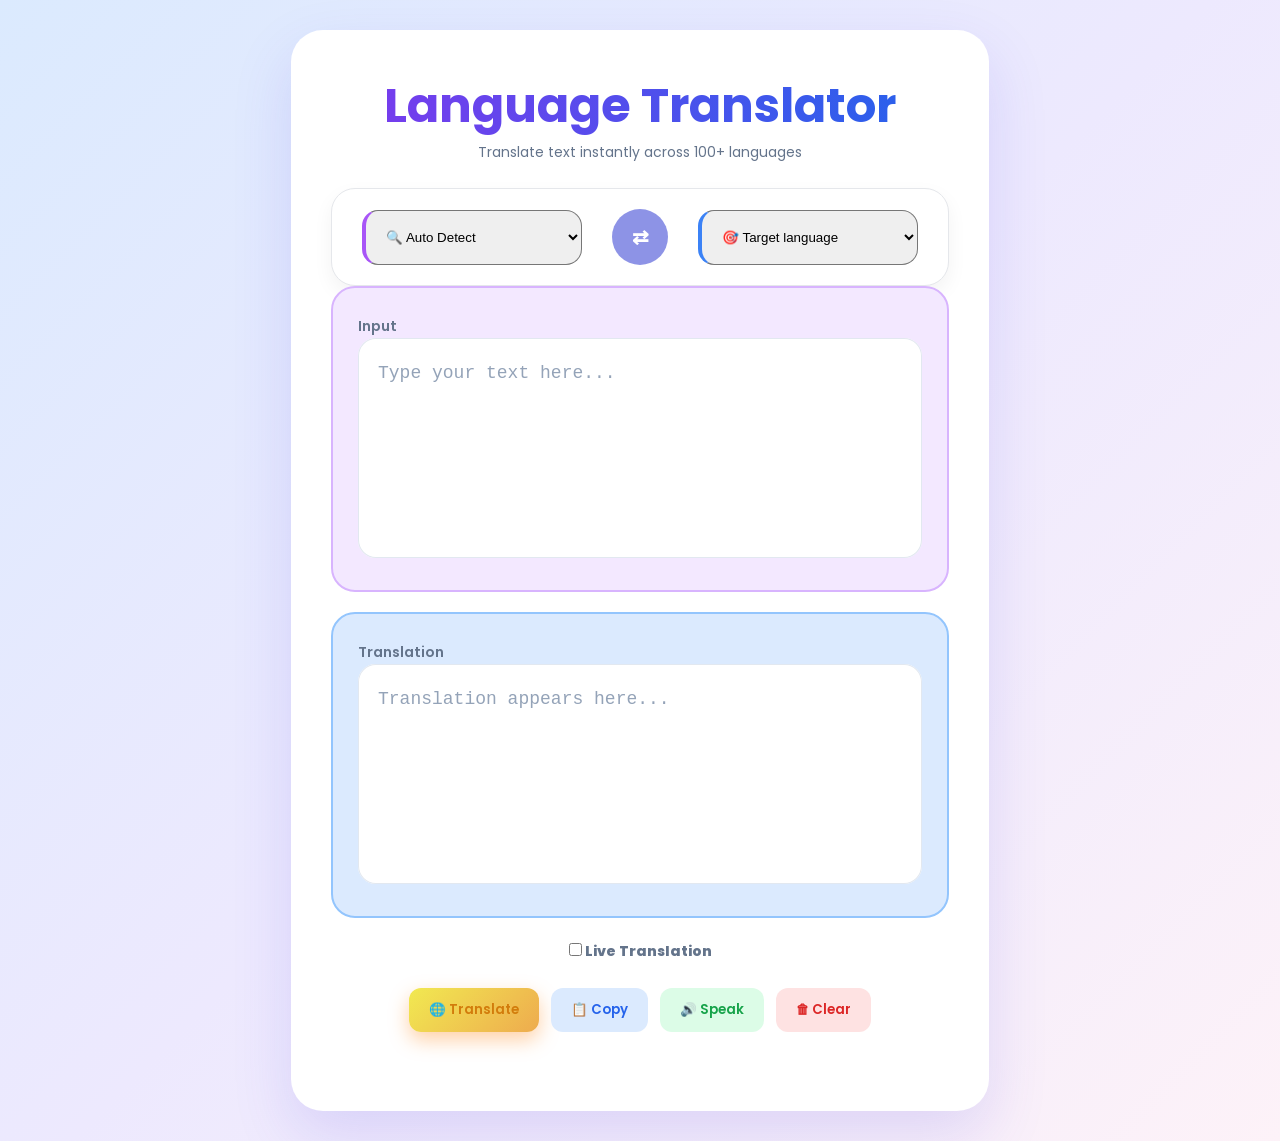
<file: Task1_LanguageTranslationTool/index.html>
<!DOCTYPE html>
<html lang="en">
<head>
<meta charset="UTF-8">
<meta name="viewport" content="width=device-width, initial-scale=1.0">
<title>Language Translator</title>

<link rel="stylesheet" href="css/style.css">
</head>

<body>
<div class="container">
  <h1>Language Translator</h1>
  <p class="subtitle">
    Translate text instantly across 100+ languages
  </p>
  <div class="divider"></div>
  <div class="controls">
    <select id="srcLang">
      <option value="auto">🔍 Auto Detect</option>
      <option value="" disabled>── or choose ──</option>
      <option value="te">🇮🇳 Telugu</option>
      <option value="hi">🇮🇳 Hindi</option>
      <option value="ta">🇮🇳 Tamil</option>
      <option value="kn">🇮🇳 Kannada</option>
      <option value="ml">🇮🇳 Malayalam</option>
      <option value="bn">🇮🇳 Bengali</option>
      <option value="mr">🇮🇳 Marathi</option>
      <option value="en">🇬🇧 English</option>
      <option value="fr">🇫🇷 French</option>
      <option value="de">🇩🇪 German</option>
      <option value="es">🇪🇸 Spanish</option>
      <option value="pt">🇵🇹 Portuguese</option>
      <option value="it">🇮🇹 Italian</option>
      <option value="ja">🇯🇵 Japanese</option>
      <option value="zh-CN">🇨🇳 Chinese (Simplified)</option>
      <option value="ko">🇰🇷 Korean</option>
      <option value="ar">🇸🇦 Arabic</option>
      <option value="ru">🇷🇺 Russian</option>
    </select>
    <button class="swap-btn" onclick="swapLangs()" title="Swap">⇄</button>
    <select id="tgtLang">
      <option value="" disabled selected>🎯 Target language</option>
      <option value="en">🇬🇧 English</option>
      <option value="te">🇮🇳 Telugu</option>
      <option value="hi">🇮🇳 Hindi</option>
      <option value="ta">🇮🇳 Tamil</option>
      <option value="kn">🇮🇳 Kannada</option>
      <option value="ml">🇮🇳 Malayalam</option>
      <option value="bn">🇮🇳 Bengali</option>
      <option value="mr">🇮🇳 Marathi</option>
      <option value="fr">🇫🇷 French</option>
      <option value="de">🇩🇪 German</option>
      <option value="es">🇪🇸 Spanish</option>
      <option value="pt">🇵🇹 Portuguese</option>
      <option value="it">🇮🇹 Italian</option>
      <option value="ja">🇯🇵 Japanese</option>
      <option value="zh-CN">🇨🇳 Chinese (Simplified)</option>
      <option value="ko">🇰🇷 Korean</option>
      <option value="ar">🇸🇦 Arabic</option>
      <option value="ru">🇷🇺 Russian</option>
    </select>
  </div>
  <div class="main-box">
    <div class="panel input-panel">
      <label>
        Input
        <span id="badge" class="badge" style="display:none">ENGLISH TYPING ON</span>
      </label>
      <!-- AUTO-DETECT BADGE shown in top-right corner of this panel -->
      <span id="detectedBadge"></span>
      <div id="translitPreview" class="translit-preview"></div>
      <textarea id="inputText" placeholder="Type your text here..." oninput="onInput()"></textarea>
    </div>
    <div class="panel output-panel">
      <label>Translation</label>
      <textarea id="resultText" readonly placeholder="Translation appears here..."></textarea>
    </div>
  </div>

  <div style="text-align:center;margin-top:20px;">
    <label style="font-weight:800;cursor:pointer;">
      <input type="checkbox" id="liveTranslate">
       Live Translation
    </label>
  </div>

  <div class="buttons">
    <button id="translateBtn" onclick="doTranslate()"> 🌐 Translate</button>
    <button class="btn-copy" onclick="doCopy()">📋 Copy</button>
    <button class="btn-speak" onclick="doSpeak()">🔊 Speak</button>
    <button class="btn-clear" onclick="doClear()">🗑 Clear</button>
  </div>
  <div id="status"></div>
  <div class="divider"></div>
</div>

<script src="js/languages.js"></script>
<script src="js/transliteration.js"></script>
<script src="js/detection.js"></script>
<script src="js/speech.js"></script>
<script src="js/translator.js"></script>
<script src="js/app.js"></script>

</body>
</html>
</file>
<file: Task1_LanguageTranslationTool/css/style.css>
@import url('https://fonts.googleapis.com/css2?family=Poppins:wght@400;500;600;700&display=swap');

*{
    margin:0;
    padding:0;
    box-sizing:border-box;
}

body{
    font-family:'Poppins',sans-serif;

    background:linear-gradient(
    135deg,
    #dbeafe,
    #ede9fe,
    #fdf2f8
    );

    min-height:100vh;
    display:flex;
    justify-content:center;
    align-items:center;
    padding:30px;
}

.container{
background:white;
border-radius:32px;
padding:40px;

box-shadow:
0 25px 60px rgba(79,70,229,.15);
}

h1{
    text-align:center;
    font-size:48px;
    font-weight:700;

    background:linear-gradient(
    90deg,
    #7c3aed,
    #2563eb
    );

     background-clip:text;
    -webkit-background-clip:text;

    color:transparent;
    -webkit-text-fill-color:transparent;
}

.subtitle{
    text-align:center;
    color:#64748b;
    margin-bottom:25px;
    font-size:14px;
}

.divider{
    display:none;
}

.controls{
    display:flex;
    align-items:center;
    justify-content:center;
    gap:30px;          /* bigger gap */
    padding:20px 30px;
    background:white;
    border-radius:24px;
    border:1px solid #e5e7eb;
    box-shadow:0 8px 20px rgba(0,0,0,0.05);
}

select{
    height:55px;
    width:220px;       
    min-width:220px;   
    border-radius:16px;
    padding:0 16px;
}

.swap-btn{
    width:56px;
    height:56px;
    min-width:56px;
    border-radius:50%;
    background:#676fdebf;
    color:white;
    font-size:20px;
}

.main-box{
    display:flex;
    flex-direction:column;
    gap:20px;
}

.panel{
    border-radius:24px;
    padding:25px;
    min-height:280px;
}

.input-panel{
background:#f3e8ff;
border:2px solid #d8b4fe;
}

.output-panel{
background:#dbeafe;
border:2px solid #93c5fd;
}

.panel h3{
    color:#334155;
    margin-bottom:15px;
    font-size:18px;
}

label{
    color:#64748b;
    font-size:14px;
    font-weight:600;
    margin-bottom:10px;
}

textarea{
    width:100%;
    height:220px;
    border:none;
    outline:none;
    resize:none;

    background:white;

    border-radius:18px;
    padding:20px;

    font-size:18px;
    line-height:1.7;

    color:#1e293b;

    box-shadow:
    inset 0 0 0 1px #e2e8f0;
}

textarea::placeholder{
    color:#94a3b8;
}

.badge{
    display:inline-block;
    background:#2563eb;
    color:white;
    padding:4px 8px;
    border-radius:8px;
    font-size:10px;
    margin-left:6px;
}

.translit-preview{
    background:#eff6ff;
    border:1px solid #bfdbfe;
    color:#1e40af;
    padding:10px;
    border-radius:10px;
    margin-bottom:12px;
    display:none;
}

.translit-preview.show{
    display:block;
}

.buttons{
    display:flex;
    justify-content:center;
    gap:12px;
    flex-wrap:wrap;
    margin-top:25px;
}

button{
    border:none;
    border-radius:12px;
    padding:12px 20px;
    cursor:pointer;
    font-family:'Poppins',sans-serif;
    font-weight:600;
}

#translateBtn{
background:linear-gradient(
135deg,
#f1e951,
#eeab4e
);

color:rgb(210, 124, 11);

box-shadow:
0 8px 20px rgba(255,122,0,.35);
}

.btn-copy{
background:#dbeafe;
color:#2563eb;
}

.btn-speak{
background:#dcfce7;
color:#16a34a;
}

.btn-clear{
background:#fee2e2;
color:#dc2626;
}

#status{
    text-align:center;
    margin-top:15px;
    color:#475569;
    min-height:24px;
}

.info{
    text-align:center;
    margin-top:20px;
    color:#64748b;
    font-size:14px;
    background:#f8fafc;
    padding:14px;
    border-radius:12px;
}

.spinner{
    display:inline-block;
    width:14px;
    height:14px;
    border:2px solid #cbd5e1;
    border-top:2px solid #2563eb;
    border-radius:50%;
    animation:spin .7s linear infinite;
}

@keyframes spin{
    to{
        transform:rotate(360deg);
    }
}

#detectedBadge{
    display:none;
    background:#10b981;
    color:white;
    padding:4px 10px;
    border-radius:8px;
    font-size:12px;
    margin-bottom:10px;
}

#srcLang{
    border-left:4px solid #a855f7;
}

#tgtLang{
    border-left:4px solid #3b82f6;
}

#detectedBadge.show{
    display:inline-block;
}

.features,
.feature-card,
.dots,
.dot,
.dot1,
.dot2,
.dot3,
.dot4,
.dot5{
    display:none;
}

@media(max-width:768px){

    .controls{
        flex-direction:column;
    }

    select{
        width:100%;
    }

    .swap-btn{
        width:100%;
    }

    h1{
        font-size:30px;
    }

    textarea{
        height:180px;
    }
}
</file>
